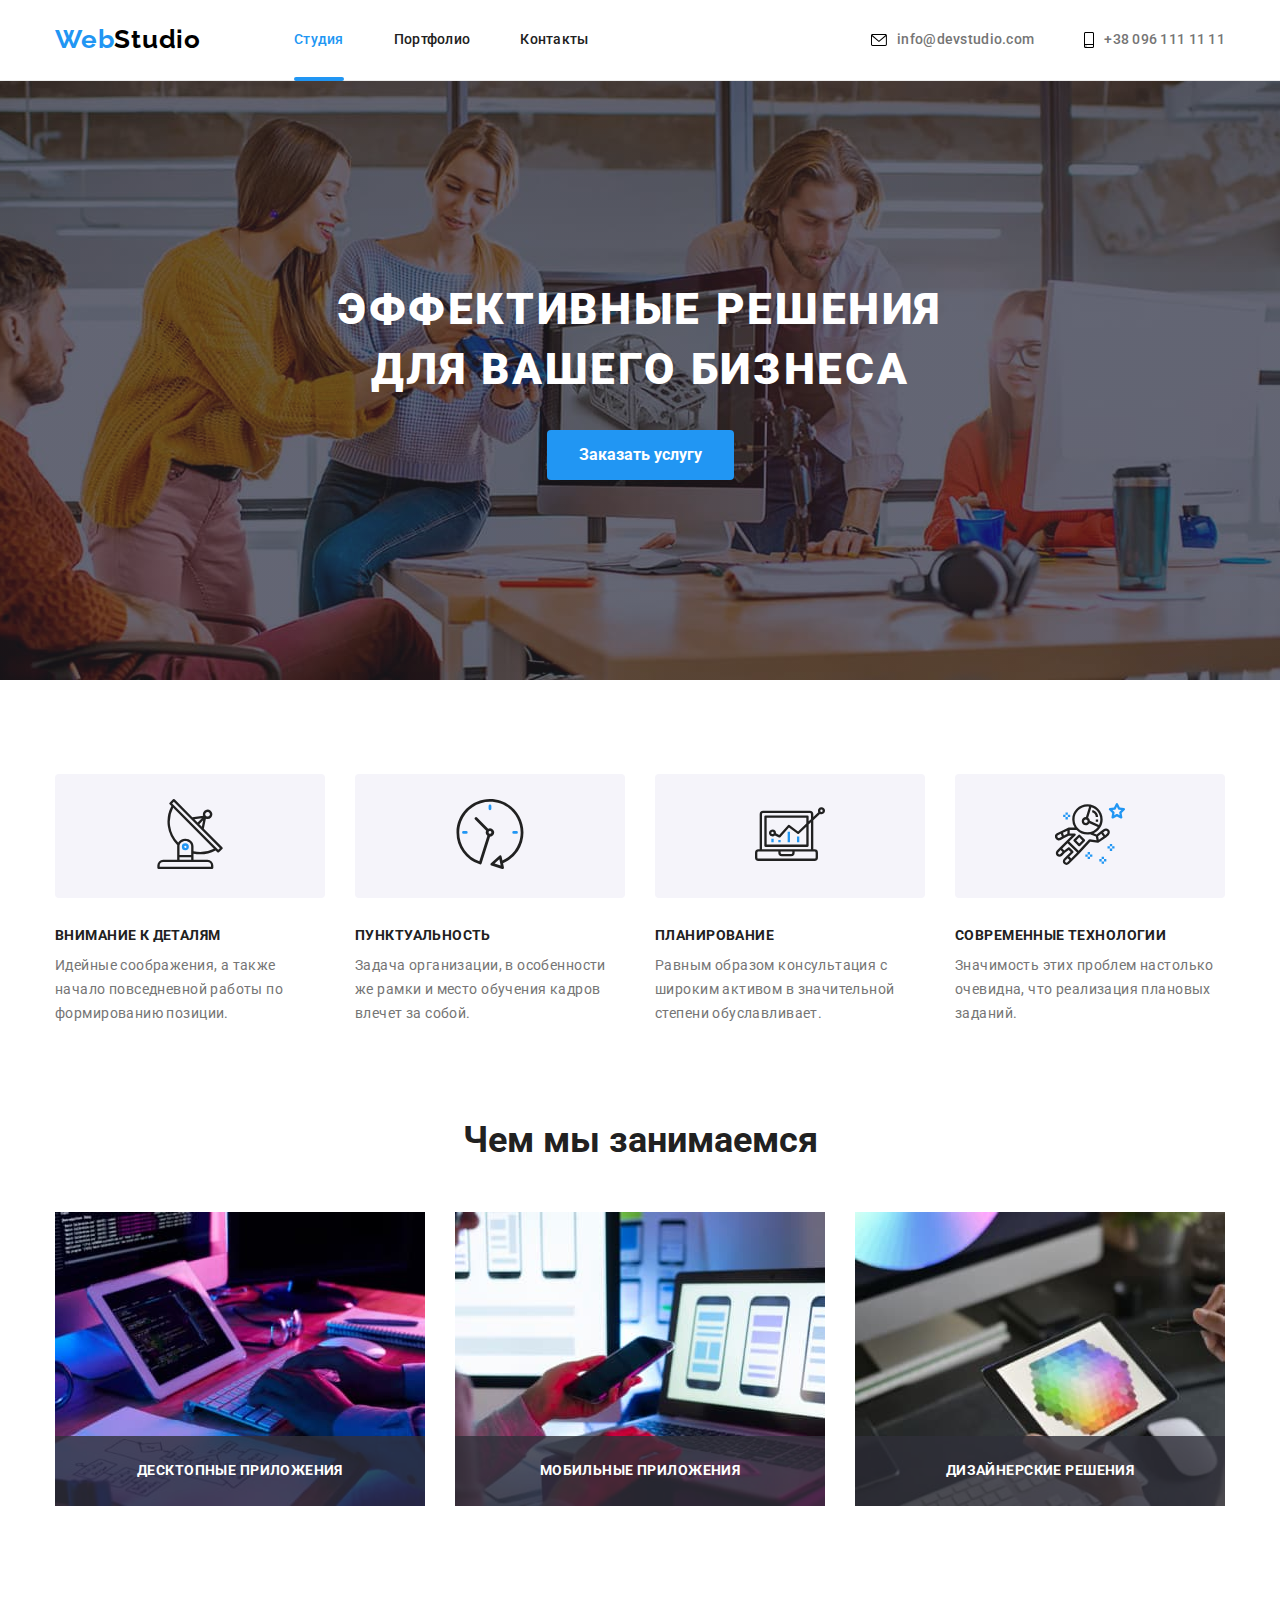
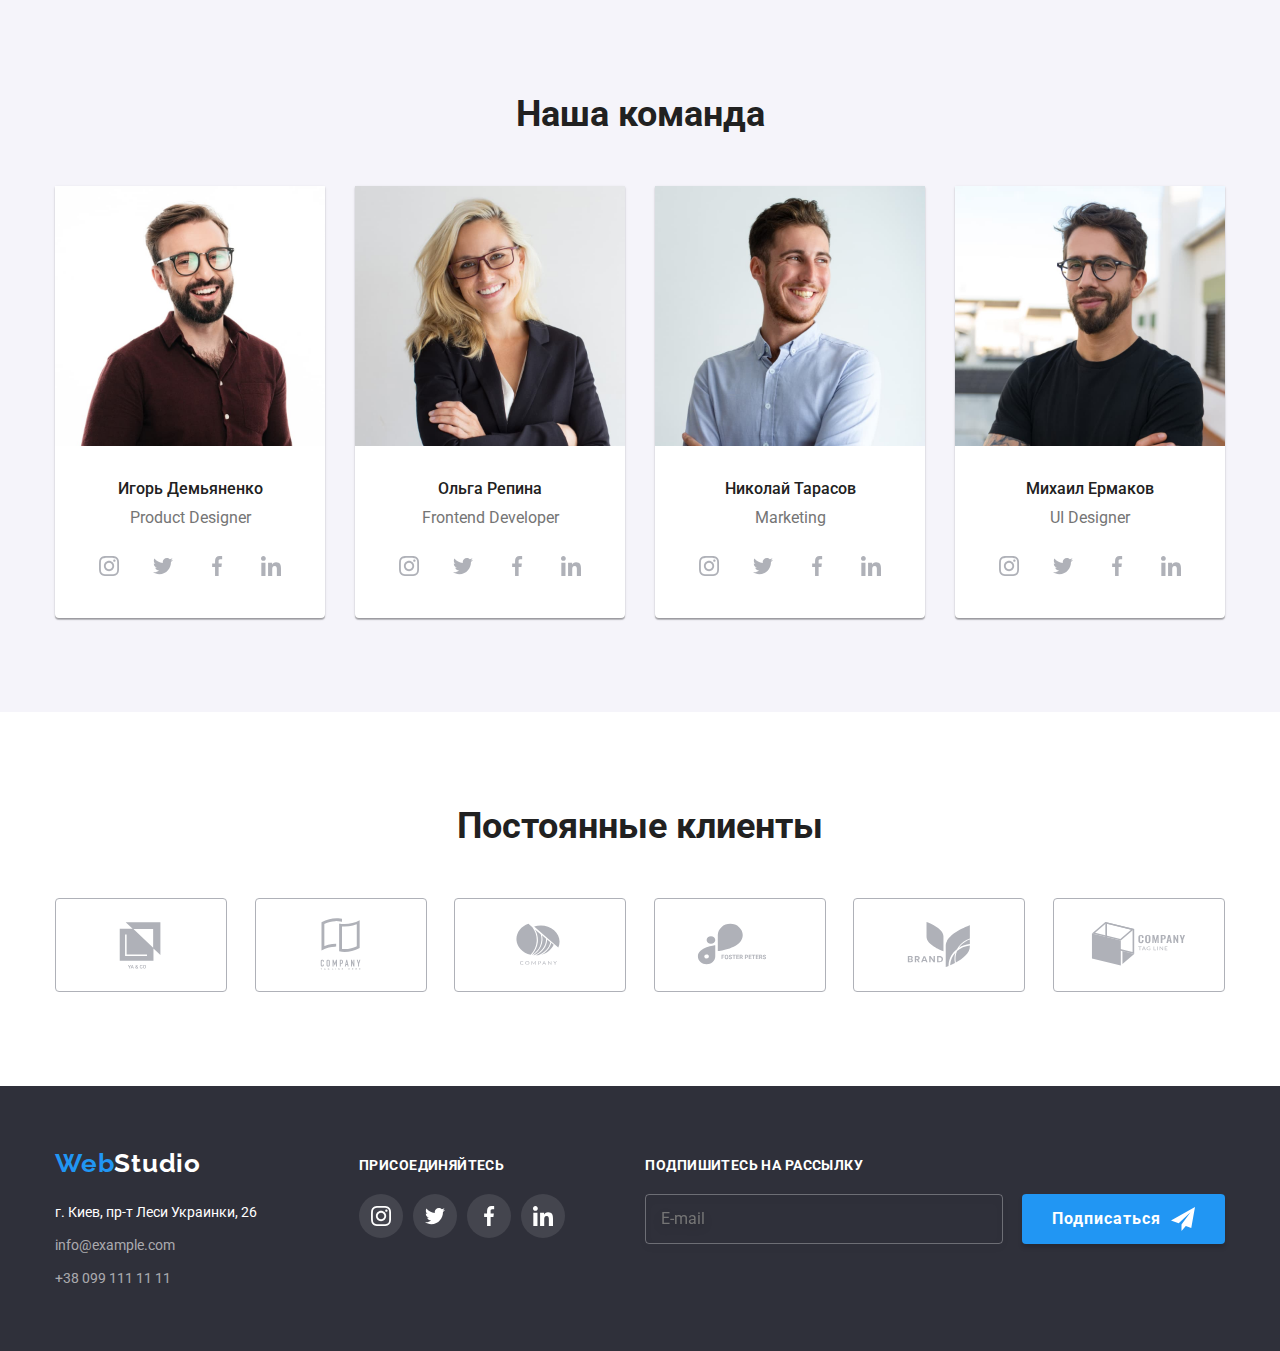
<file: index.html>
<!DOCTYPE html>
<html lang="ru">
  <head>
    <meta charset="UTF-8" />
    <meta http-equiv="X-UA-Compatible" content="IE=edge" />
    <meta name="viewport" content="width=device-width, initial-scale=1.0" />
    <title>Студия</title>
    <link rel="preconnect" href="https://fonts.googleapis.com" />
    <link rel="preconnect" href="https://fonts.gstatic.com" crossorigin />
    <link
      href="https://fonts.googleapis.com/css2?family=Raleway:wght@700&family=Roboto:wght@400;500;700;900&display=swap"
      rel="stylesheet"
    />
    <link
      rel="stylesheet"
      href="https://cdnjs.cloudflare.com/ajax/libs/modern-normalize/1.1.0/modern-normalize.min.css"
    />
    <link rel="stylesheet" href="./css/main.min.css" />
  </head>
  <body>
    <!-- Navigation -->
    <header class="header">
      <div class="container">
        <a class="logo" href="./index.html" lang="en">
          <span class="logo__part">Web</span>Studio
        </a>
        <nav>
          <ul class="navigation list">
            <li class="navigation__item">
              <a
                href="./index.html"
                class="navigation__link navigation__link--current"
                >Студия</a
              >
            </li>
            <li class="navigation__item">
              <a href="./portfolio.html" class="navigation__link">Портфолио</a>
            </li>
            <li class="navigation__item">
              <a href="" class="navigation__link">Контакты</a>
            </li>
          </ul>
        </nav>
        <ul class="contacts list">
          <li class="contacts__item">
            <a href="mailto:info@example.com" class="contacts__link">
              <svg class="contacts__icon" width="16" height="12">
                <use href="./images/icons.svg#icon-envelope"></use>
              </svg>
              info@devstudio.com</a
            >
          </li>
          <li class="contacts__item">
            <a href="tel:+380991111111" class="contacts__link">
              <svg class="contacts__icon" width="10" height="16">
                <use href="./images/icons.svg#icon-smartphone"></use>
              </svg>
              +38 096 111 11 11</a
            >
          </li>
        </ul>
      </div>
    </header>

    <main>
      <!-- Hero -->
      <section class="section section--hero">
        <div class="container hero">
          <h1 class="hero__title">Эффективные решения для вашего бизнеса</h1>
          <button type="button" class="button button--hero" data-modal-open>
            Заказать услугу
          </button>
        </div>
      </section>

      <!-- Benefits -->
      <section class="section section--benefits">
        <div class="benefits container">
          <h2 class="benefits__title h-delete">Преимущества</h2>
          <ul class="list benefits-list">
            <li class="benefits-list__item list">
              <div class="benefits-list__icon">
                <svg width="70" height="70">
                  <use href="./images/icons.svg#icon-antenna"></use>
                </svg>
              </div>
              <h3 class="benefits-list__title">Внимание к деталям</h3>
              <p class="benefits-list__text">
                Идейные соображения, а также начало повседневной работы по
                формированию позиции.
              </p>
            </li>
            <li class="benefits-list__item list">
              <div class="benefits-list__icon">
                <svg width="70" height="70">
                  <use href="./images/icons.svg#icon-clock"></use>
                </svg>
              </div>
              <h3 class="benefits-list__title">Пунктуальность</h3>
              <p class="benefits-list__text">
                Задача организации, в особенности же рамки и место обучения
                кадров влечет за собой.
              </p>
            </li>
            <li class="benefits-list__item list">
              <div class="benefits-list__icon">
                <svg width="70" height="70">
                  <use href="./images/icons.svg#icon-diagram"></use>
                </svg>
              </div>
              <h3 class="benefits-list__title">Планирование</h3>
              <p class="benefits-list__text">
                Равным образом консультация с широким активом в значительной
                степени обуславливает.
              </p>
            </li>
            <li class="benefits-list__item list">
              <div class="benefits-list__icon">
                <svg width="70" height="70">
                  <use href="./images/icons.svg#icon-astronaut"></use>
                </svg>
              </div>
              <h3 class="benefits-list__title">Современные технологии</h3>
              <p class="benefits-list__text">
                Значимость этих проблем настолько очевидна, что реализация
                плановых заданий.
              </p>
            </li>
          </ul>
        </div>
      </section>

      <!-- Чем мы занимаемся -->
      <section class="section">
        <div class="occupation container">
          <h2 class="pre__title">Чем мы занимаемся</h2>
          <ul class="occupation-list list">
            <li class="occupation-list__item">
              <img
                class="occupation-list__img"
                src="./images/box-1.jpg"
                alt="Человек набирает код"
                width="370"
              />
              <p class="occupation-list__text">Десктопные приложения</p>
            </li>
            <li class="occupation-list__item">
              <img
                class="occupation-list__img"
                src="./images/box-2.jpg"
                alt="Прототип на мобильном телефоне"
                width="370"
              />
              <p class="occupation-list__text">Мобильные приложения</p>
            </li>
            <li class="occupation-list__item">
              <img
                class="occupation-list__img"
                src="./images/box-3.jpg"
                alt="Выбор цвета из большого количества вариантов"
                width="370"
              />
              <p class="occupation-list__text">Дизайнерские решения</p>
            </li>
          </ul>
        </div>
      </section>

      <!-- Наша команда -->
      <section class="section-people section">
        <div class="people container">
          <h2 class="pre__title">Наша команда</h2>
          <ul class="list people-list">
            <li class="people-list__item">
              <img
                src="./images/photo-igor.jpg"
                alt="Фотография Игоря Демьяненко"
                width="270"
              />
              <div class="people-wrap">
                <h3 class="people-wrap__title">Игорь Демьяненко</h3>
                <p class="people-wrap__text" lang="en">Product Designer</p>
                <ul class="social-list list">
                  <li class="social-list__item">
                    <a
                      class="social-list__link"
                      href="https://www.instagram.com/"
                    >
                      <svg class="social-list__icon" width="20" height="20">
                        <use href="./images/icons.svg#icon-instagram"></use>
                      </svg>
                    </a>
                  </li>
                  <li class="social-list__item">
                    <a class="social-list__link" href="https://twitter.com/">
                      <svg class="social-list__icon" width="20" height="20">
                        <use href="./images/icons.svg#icon-twitter"></use>
                      </svg>
                    </a>
                  </li>
                  <li class="social-list__item">
                    <a
                      class="social-list__link"
                      href="https://www.facebook.com/"
                    >
                      <svg class="social-list__icon" width="20" height="20">
                        <use href="./images/icons.svg#icon-facebook"></use>
                      </svg>
                    </a>
                  </li>
                  <li class="social-list__item">
                    <a
                      class="social-list__link"
                      href="https://www.linkedin.com/"
                    >
                      <svg class="social-list__icon" width="20" height="20">
                        <use href="./images/icons.svg#icon-linkedin"></use>
                      </svg>
                    </a>
                  </li>
                </ul>
              </div>
            </li>
            <li class="people-list__item">
              <img
                src="./images/photo-olga.jpg"
                alt="Фотография Ольги Репиной"
                width="270"
              />
              <div class="people-wrap">
                <h3 class="people-wrap__title">Ольга Репина</h3>
                <p class="people-wrap__text" lang="en">Frontend Developer</p>
                <ul class="social-list list">
                  <li class="social-list__item">
                    <a
                      class="social-list__link"
                      href="https://www.instagram.com/"
                    >
                      <svg class="social-list__icon" width="20" height="20">
                        <use href="./images/icons.svg#icon-instagram"></use>
                      </svg>
                    </a>
                  </li>
                  <li class="social-list__item">
                    <a class="social-list__link" href="https://twitter.com/">
                      <svg class="social-list__icon" width="20" height="20">
                        <use href="./images/icons.svg#icon-twitter"></use>
                      </svg>
                    </a>
                  </li>
                  <li class="social-list__item">
                    <a
                      class="social-list__link"
                      href="https://www.facebook.com/"
                    >
                      <svg class="social-list__icon" width="20" height="20">
                        <use href="./images/icons.svg#icon-facebook"></use>
                      </svg>
                    </a>
                  </li>
                  <li class="social-list__item">
                    <a
                      class="social-list__link"
                      href="https://www.linkedin.com/"
                    >
                      <svg class="social-list__icon" width="20" height="20">
                        <use href="./images/icons.svg#icon-linkedin"></use>
                      </svg>
                    </a>
                  </li>
                </ul>
              </div>
            </li>
            <li class="people-list__item">
              <img
                src="./images/photo-nikolay.jpg"
                alt="Фотография Николай Тарасова"
                width="270"
              />
              <div class="people-wrap">
                <h3 class="people-wrap__title">Николай Тарасов</h3>
                <p class="people-wrap__text" lang="en">Marketing</p>
                <ul class="social-list list">
                  <li class="social-list__item">
                    <a
                      class="social-list__link"
                      href="https://www.instagram.com/"
                    >
                      <svg class="social-list__icon" width="20" height="20">
                        <use href="./images/icons.svg#icon-instagram"></use>
                      </svg>
                    </a>
                  </li>
                  <li class="social-list__item">
                    <a class="social-list__link" href="https://twitter.com/">
                      <svg class="social-list__icon" width="20" height="20">
                        <use href="./images/icons.svg#icon-twitter"></use>
                      </svg>
                    </a>
                  </li>
                  <li class="social-list__item">
                    <a
                      class="social-list__link"
                      href="https://www.facebook.com/"
                    >
                      <svg class="social-list__icon" width="20" height="20">
                        <use href="./images/icons.svg#icon-facebook"></use>
                      </svg>
                    </a>
                  </li>
                  <li class="social-list__item">
                    <a
                      class="social-list__link"
                      href="https://www.linkedin.com/"
                    >
                      <svg class="social-list__icon" width="20" height="20">
                        <use href="./images/icons.svg#icon-linkedin"></use>
                      </svg>
                    </a>
                  </li>
                </ul>
              </div>
            </li>
            <li class="people-list__item">
              <img
                src="./images/photo-mihail.jpg"
                alt="Фотография Михаила Ермакова"
                width="270"
              />
              <div class="people-wrap">
                <h3 class="people-wrap__title">Михаил Ермаков</h3>
                <p class="people-wrap__text" lang="en">UI Designer</p>
                <ul class="social-list list">
                  <li class="social-list__item">
                    <a
                      class="social-list__link"
                      href="https://www.instagram.com/"
                    >
                      <svg class="social-list__icon" width="20" height="20">
                        <use href="./images/icons.svg#icon-instagram"></use>
                      </svg>
                    </a>
                  </li>
                  <li class="social-list__item">
                    <a class="social-list__link" href="https://twitter.com/">
                      <svg class="social-list__icon" width="20" height="20">
                        <use href="./images/icons.svg#icon-twitter"></use>
                      </svg>
                    </a>
                  </li>
                  <li class="social-list__item">
                    <a
                      class="social-list__link"
                      href="https://www.facebook.com/"
                    >
                      <svg class="social-list__icon" width="20" height="20">
                        <use href="./images/icons.svg#icon-facebook"></use>
                      </svg>
                    </a>
                  </li>
                  <li class="social-list__item">
                    <a
                      class="social-list__link"
                      href="https://www.linkedin.com/"
                    >
                      <svg class="social-list__icon" width="20" height="20">
                        <use href="./images/icons.svg#icon-linkedin"></use>
                      </svg>
                    </a>
                  </li>
                </ul>
              </div>
            </li>
          </ul>
        </div>
      </section>

      <!-- Постоянные клиенты  -->
      <section class="section">
        <div class="company container">
          <h2 class="pre__title">Постоянные клиенты</h2>
          <ul class="company-list list">
            <li class="company-list__item">
              <a href="" class="company-list__link">
                <svg class="company-list__icon" width="106" height="60">
                  <use href="./images/icons.svg#icon-logo-company-1"></use>
                </svg>
              </a>
            </li>
            <li class="company-list__item">
              <a href="" class="company-list__link">
                <svg class="company-list__icon" width="106" height="60">
                  <use href="./images/icons.svg#icon-logo-company-2"></use>
                </svg>
              </a>
            </li>
            <li class="company-list__item">
              <a href="" class="company-list__link">
                <svg class="company-list__icon" width="106" height="60">
                  <use href="./images/icons.svg#icon-logo-company-3"></use>
                </svg>
              </a>
            </li>
            <li class="company-list__item">
              <a href="" class="company-list__link">
                <svg class="company-list__icon" width="106" height="60">
                  <use href="./images/icons.svg#icon-logo-company-4"></use>
                </svg>
              </a>
            </li>
            <li class="company-list__item">
              <a href="" class="company-list__link">
                <svg class="company-list__icon" width="106" height="60">
                  <use href="./images/icons.svg#icon-logo-company-5"></use>
                </svg>
              </a>
            </li>
            <li class="company-list__item">
              <a href="" class="company-list__link">
                <svg class="company-list__icon" width="106" height="60">
                  <use href="./images/icons.svg#icon-logo-company-6"></use>
                </svg>
              </a>
            </li>
          </ul>
        </div>
      </section>
    </main>

    <!-- Подвал  -->
    <footer class="footer">
      <div class="flex-footer container">
        <div>
          <a class="logo footer__logo" href="./index.html" lang="en">
            <span class="logo__part">Web</span>Studio</a
          >
          <address>
            <ul class="list">
              <li>
                <a class="address" href="https://goo.gl/maps/RJu5ky6C8ofXvxGWA"
                  >г. Киев, пр-т Леси Украинки, 26</a
                >
              </li>
              <li>
                <a class="mail" href="mailto:info@example.com"
                  >info@example.com</a
                >
              </li>
              <li>
                <a class="tel" href="tel:+380991111111">+38 099 111 11 11</a>
              </li>
            </ul>
          </address>
        </div>
        <div class="footer-social">
          <h2 class="footer-social__title">присоединяйтесь</h2>
          <ul class="subscription-social list">
            <li class="subscription-social__item">
              <a
                class="subscription-social__icon"
                href="https://www.instagram.com/"
              >
                <svg width="20" height="20">
                  <use href="./images/icons.svg#icon-instagram"></use>
                </svg>
              </a>
            </li>
            <li class="subscription-social__item">
              <a class="subscription-social__icon" href="https://twitter.com/">
                <svg width="20" height="20">
                  <use href="./images/icons.svg#icon-twitter"></use>
                </svg>
              </a>
            </li>
            <li class="subscription-social__item">
              <a
                class="subscription-social__icon"
                href="https://www.facebook.com/"
              >
                <svg width="20" height="20">
                  <use href="./images/icons.svg#icon-facebook"></use>
                </svg>
              </a>
            </li>
            <li class="subscription-social__item">
              <a
                class="subscription-social__icon"
                href="https://www.linkedin.com/"
              >
                <svg width="20" height="20">
                  <use href="./images/icons.svg#icon-linkedin"></use>
                </svg>
              </a>
            </li>
          </ul>
        </div>
        <div class="subscription-email">
          <p class="subscription-email__title">Подпишитесь на рассылку</p>
          <form>
            <label for="mail"> </label>
            <input
              class="subscription-email__input"
              type="email"
              name="mail"
              id="mail"
              placeholder="E-mail"
            />
            <button class="subscription-email__btn" type="submit">
              Подписаться
              <svg class="subscription-email__icon" width="24" height="24">
                <use href="./images/icons.svg#icon-send"></use>
              </svg>
            </button>
          </form>
        </div>
      </div>
    </footer>

    <!-- backdrop - модальное окно  -->
    <div class="backdrop is-hidden" data-modal>
      <div class="modal">
        <div class="modal__container">
          <h2 class="modal__title">Оставьте свои данные, мы вам перезвоним</h2>

          <form class="form-list">
            <div class="form-list__item">
              <label class="form-list__label" for="name">Имя</label>
              <div class="form-list__wrap">
                <input
                  class="form-list__input"
                  type="text"
                  name="name"
                  id="name"
                />
                <svg width="18" height="18" class="form-list__icon">
                  <use href="./images/icons.svg#icon-person"></use>
                </svg>
              </div>
            </div>
            <div class="form-list__item">
              <label class="form-list__label" for="tel">Телефон</label>
              <div class="form-list__wrap">
                <input
                  class="form-list__input"
                  type="tel"
                  name="tel"
                  id="tel"
                />
                <svg width="18" height="18" class="form-list__icon">
                  <use href="./images/icons.svg#icon-phone"></use>
                </svg>
              </div>
            </div>
            <div class="form-list__item">
              <label class="form-list__label" for="mail-2">Почта</label>
              <div class="form-list__wrap">
                <input
                  class="form-list__input"
                  type="email"
                  name="mail-2"
                  id="mail-2"
                />
                <svg width="18" height="18" class="form-list__icon">
                  <use href="./images/icons.svg#icon-email"></use>
                </svg>
              </div>
            </div>
            <div class="form-list__item last-form">
              <label class="form-list__label" for="comment">Комментарий</label>
              <textarea
                class="form-list__textarea"
                name="comment"
                id="comment"
                rows="8"
                placeholder="Введите текст"
              ></textarea>
            </div>
            <div class="policy">
              <input
                class="policy__checkbox h-delete"
                type="checkbox"
                name="policy"
                id="policy"
              />
              <label class="policy__text" for="policy">
                <span>
                  <svg
                    class="check-icon"
                    width="13"
                    height="10"
                    class="icon-input"
                  >
                    <use href="./images/icons.svg#icon-check"></use>
                  </svg>
                </span>
                Соглашаюсь с рассылкой и принимаю
                <a
                  class="agreements"
                  href="https://ru.wikipedia.org/wiki/%D0%94%D0%BE%D0%B3%D0%BE%D0%B2%D0%BE%D1%80"
                  >Условия договора</a
                >
              </label>
            </div>
            <button class="btn-send" type="submit">Отправить</button>
          </form>
          <button class="modal-button" type="button" data-modal-close>
            <svg width="18" height="18">
              <use href="./images/icons.svg#icon-close"></use>
            </svg>
          </button>
        </div>
      </div>
    </div>
    <script src="./js/modal.js"></script>
  </body>
</html>
</file>
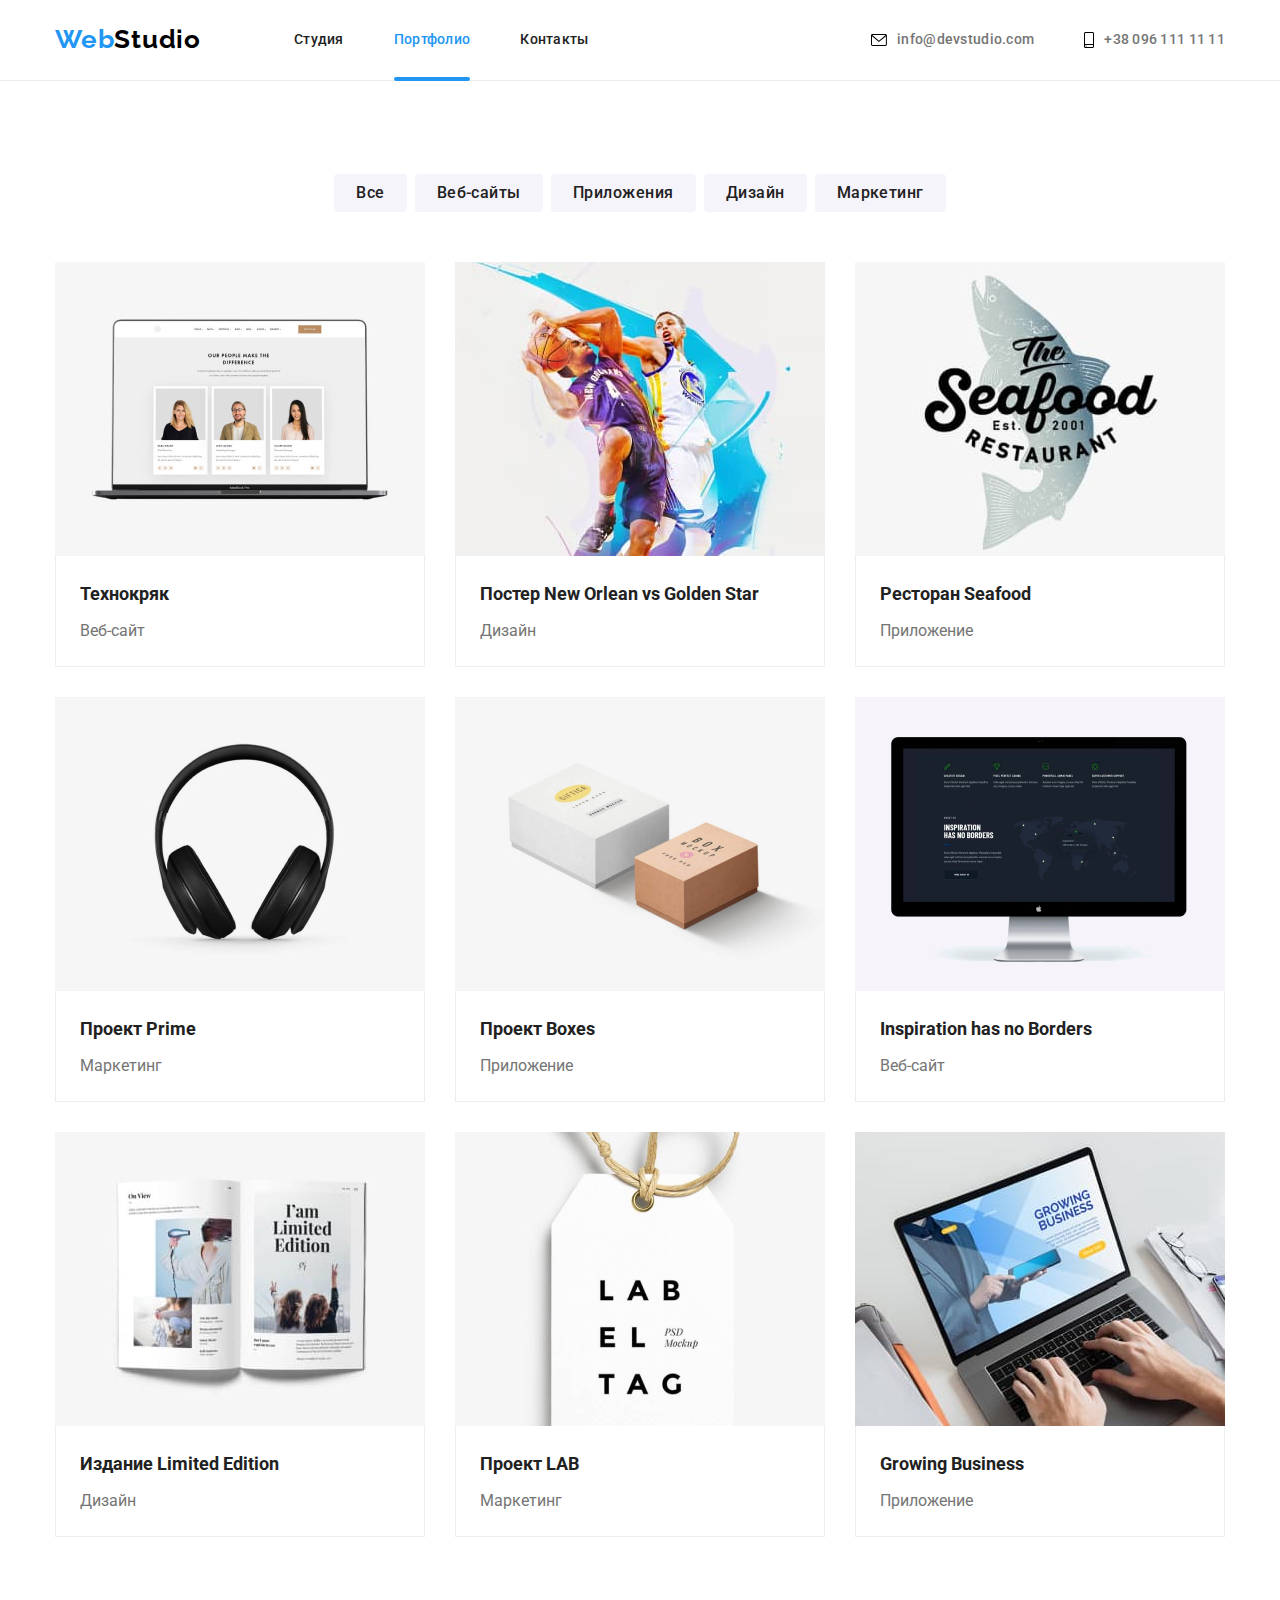
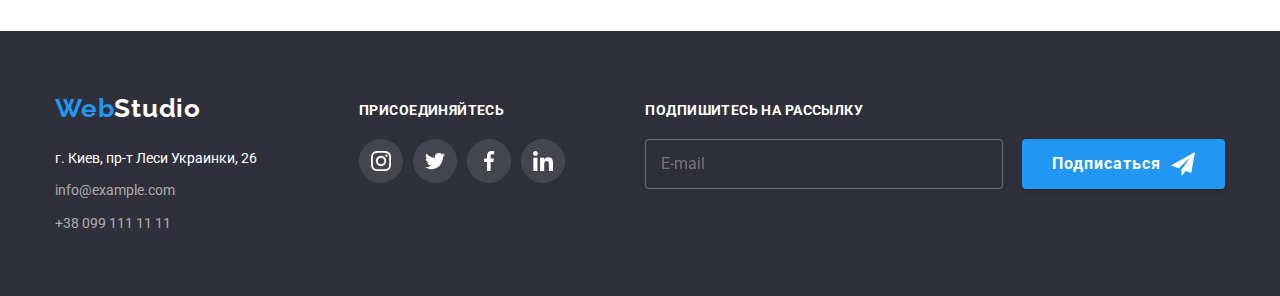
<file: portfolio.html>
<!DOCTYPE html>
<html lang="en">
  <head>
    <meta charset="UTF-8" />
    <meta http-equiv="X-UA-Compatible" content="IE=edge" />
    <meta name="viewport" content="width=device-width, initial-scale=1.0" />
    <title>Portfolio</title>
    <link rel="preconnect" href="https://fonts.googleapis.com" />
    <link rel="preconnect" href="https://fonts.gstatic.com" crossorigin />
    <link
      href="https://fonts.googleapis.com/css2?family=Raleway:wght@700&family=Roboto:wght@400;500;700;900&display=swap"
      rel="stylesheet"
    />
    <link
      rel="stylesheet"
      href="https://cdnjs.cloudflare.com/ajax/libs/modern-normalize/1.1.0/modern-normalize.min.css"
    />
    <link rel="stylesheet" href="./css/main.min.css" />
  </head>
  <body>
    <!-- Navigation -->
    <header class="header">
      <div class="container">
        <a class="logo" href="./index.html" lang="en">
          <span class="logo__part">Web</span>Studio
        </a>
        <nav>
          <ul class="navigation list">
            <li class="navigation__item">
              <a href="./index.html" class="navigation__link">Студия</a>
            </li>
            <li class="navigation__item">
              <a
                href="./portfolio.html"
                class="navigation__link navigation__link--current"
                >Портфолио</a
              >
            </li>
            <li class="navigation__item">
              <a href="" class="navigation__link">Контакты</a>
            </li>
          </ul>
        </nav>
        <ul class="contacts list">
          <li class="contacts__item">
            <a href="mailto:info@example.com" class="contacts__link">
              <svg class="contacts__icon" width="16" height="12">
                <use href="./images/icons.svg#icon-envelope"></use>
              </svg>
              info@devstudio.com</a
            >
          </li>
          <li class="contacts__item">
            <a href="tel:+380991111111" class="contacts__link">
              <svg class="contacts__icon" width="10" height="16">
                <use href="./images/icons.svg#icon-smartphone"></use>
              </svg>
              +38 096 111 11 11</a
            >
          </li>
        </ul>
      </div>
    </header>
    <main>
      <section class="section">
        <div class="container">
          <h1 class="h-delete">Portfolio</h1>
          <div>
            <ul class="categories-list list">
              <li class="categories-list__item">
                <button class="button categories-list__button" type="button">
                  Все
                </button>
              </li>
              <li class="categories-list__item">
                <button class="button categories-list__button" type="button">
                  Веб-сайты
                </button>
              </li>
              <li class="categories-list__item">
                <button class="button categories-list__button" type="button">
                  Приложения
                </button>
              </li>
              <li class="categories-list__item">
                <button class="button categories-list__button" type="button">
                  Дизайн
                </button>
              </li>
              <li class="categories-list__item">
                <button class="button categories-list__button" type="button">
                  Маркетинг
                </button>
              </li>
            </ul>
          </div>

          <!-- Portfolio -->

          <ul class="project portfolio-list list">
            <li class="project__item">
              <div class="project__wrap">
                <img
                  class="project__img"
                  src="./images/portfolio-tehnokrak.jpg"
                  alt="Страница веб-сайта на ноутбуке"
                  width="370"
                />
                <p class="project__top-text">
                  Технокряк это современная площадка распространения
                  коронавируса. Компании используют эту платформу для цифрового
                  шпионажа и атак на защищённые сервера конкурентов.
                </p>
              </div>
              <div class="project-name">
                <h2 class="project-name__title">Технокряк</h2>
                <p class="project-name__text">Веб-сайт</p>
              </div>
            </li>
            <li class="project__item">
              <div class="project__wrap">
                <img
                  class="project__img"
                  src="./images/portfolio-new-orlean-vs-golden-star.jpg"
                  alt="Два баскетболиста в прыжке борятся за мяч"
                  width="370"
                />
                <p class="project__top-text">
                  Технокряк это современная площадка распространения
                  коронавируса. Компании используют эту платформу для цифрового
                  шпионажа и атак на защищённые сервера конкурентов.
                </p>
              </div>

              <div class="project-name">
                <h2 class="project-name__title">
                  Постер New Orlean vs Golden Star
                </h2>
                <p class="project-name__text">Дизайн</p>
              </div>
            </li>
            <li class="project__item">
              <div class="project__wrap">
                <img
                  class="project__img"
                  src="./images/portfolio-seafood.jpg"
                  alt="Логотип ресторана Seafood, рыба на фоне"
                  width="370"
                />
                <p class="project__top-text">
                  Технокряк это современная площадка распространения
                  коронавируса. Компании используют эту платформу для цифрового
                  шпионажа и атак на защищённые сервера конкурентов.
                </p>
              </div>

              <div class="project-name">
                <h2 class="project-name__title">Ресторан Seafood</h2>
                <p class="project-name__text">Приложение</p>
              </div>
            </li>
            <li class="project__item">
              <div class="project__wrap">
                <img
                  class="project__img"
                  src="./images/portfolio-prime.jpg"
                  alt="Наушники"
                  width="370"
                />
                <p class="project__top-text">
                  Технокряк это современная площадка распространения
                  коронавируса. Компании используют эту платформу для цифрового
                  шпионажа и атак на защищённые сервера конкурентов.
                </p>
              </div>

              <div class="project-name">
                <h2 class="project-name__title">Проект Prime</h2>
                <p class="project-name__text">Маркетинг</p>
              </div>
            </li>
            <li class="project__item">
              <div class="project__wrap">
                <img
                  class="project__img"
                  src="./images/portfolio-boxes.jpg"
                  alt="Две упаковки, одна белая, вторая крафтовая"
                  width="370"
                />
                <p class="project__top-text">
                  Технокряк это современная площадка распространения
                  коронавируса. Компании используют эту платформу для цифрового
                  шпионажа и атак на защищённые сервера конкурентов.
                </p>
              </div>

              <div class="project-name">
                <h2 class="project-name__title">Проект Boxes</h2>
                <p class="project-name__text">Приложение</p>
              </div>
            </li>
            <li class="project__item">
              <div class="project__wrap">
                <img
                  class="project__img"
                  src="./images/portfolio-inspiration-has-no-borders.jpg"
                  alt="Страница веб-сайта на мониторе"
                  width="370"
                />
                <p class="project__top-text">
                  Технокряк это современная площадка распространения
                  коронавируса. Компании используют эту платформу для цифрового
                  шпионажа и атак на защищённые сервера конкурентов.
                </p>
              </div>

              <div class="project-name">
                <h2 class="project-name__title">Inspiration has no Borders</h2>
                <p class="project-name__text">Веб-сайт</p>
              </div>
            </li>
            <li class="project__item">
              <div class="project__wrap">
                <img
                  class="project__img"
                  src="./images/portfolio-limited-edition.jpg"
                  alt="Открытый каталог"
                  width="370"
                />
                <p class="project__top-text">
                  Технокряк это современная площадка распространения
                  коронавируса. Компании используют эту платформу для цифрового
                  шпионажа и атак на защищённые сервера конкурентов.
                </p>
              </div>

              <div class="project-name">
                <h2 class="project-name__title">Издание Limited Edition</h2>
                <p class="project-name__text">Дизайн</p>
              </div>
            </li>
            <li class="project__item">
              <div class="project__wrap">
                <img
                  class="project__img"
                  src="./images/portfolio-lab.jpg"
                  alt="Бирка бренда одежды"
                  width="370"
                />
                <p class="project__top-text">
                  Технокряк это современная площадка распространения
                  коронавируса. Компании используют эту платформу для цифрового
                  шпионажа и атак на защищённые сервера конкурентов.
                </p>
              </div>

              <div class="project-name">
                <h2 class="project-name__title">Проект LAB</h2>
                <p class="project-name__text">Маркетинг</p>
              </div>
            </li>
            <li class="project__item">
              <div class="project__wrap">
                <img
                  class="project__img"
                  src="./images/portfolio-growing-business.jpg"
                  alt="Страница веб-сайта на ноутбуке"
                  width="370"
                />
                <p class="project__top-text">
                  Технокряк это современная площадка распространения
                  коронавируса. Компании используют эту платформу для цифрового
                  шпионажа и атак на защищённые сервера конкурентов.
                </p>
              </div>

              <div class="project-name">
                <h2 class="project-name__title">Growing Business</h2>
                <p class="project-name__text">Приложение</p>
              </div>
            </li>
          </ul>
        </div>
      </section>
    </main>
    <footer class="footer">
      <div class="flex-footer container">
        <div>
          <a class="logo footer__logo" href="./index.html" lang="en">
            <span class="logo__part">Web</span>Studio</a
          >
          <address>
            <ul class="list">
              <li>
                <a class="address" href="https://goo.gl/maps/RJu5ky6C8ofXvxGWA"
                  >г. Киев, пр-т Леси Украинки, 26</a
                >
              </li>
              <li>
                <a class="mail" href="mailto:info@example.com"
                  >info@example.com</a
                >
              </li>
              <li>
                <a class="tel" href="tel:+380991111111">+38 099 111 11 11</a>
              </li>
            </ul>
          </address>
        </div>
        <div class="footer-social">
          <h2 class="footer-social__title">присоединяйтесь</h2>
          <ul class="subscription-social list">
            <li class="subscription-social__item">
              <a
                class="subscription-social__icon"
                href="https://www.instagram.com/"
              >
                <svg width="20" height="20">
                  <use href="./images/icons.svg#icon-instagram"></use>
                </svg>
              </a>
            </li>
            <li class="subscription-social__item">
              <a class="subscription-social__icon" href="https://twitter.com/">
                <svg width="20" height="20">
                  <use href="./images/icons.svg#icon-twitter"></use>
                </svg>
              </a>
            </li>
            <li class="subscription-social__item">
              <a
                class="subscription-social__icon"
                href="https://www.facebook.com/"
              >
                <svg width="20" height="20">
                  <use href="./images/icons.svg#icon-facebook"></use>
                </svg>
              </a>
            </li>
            <li class="subscription-social__item">
              <a
                class="subscription-social__icon"
                href="https://www.linkedin.com/"
              >
                <svg width="20" height="20">
                  <use href="./images/icons.svg#icon-linkedin"></use>
                </svg>
              </a>
            </li>
          </ul>
        </div>
        <div class="subscription-email">
          <p class="subscription-email__title">Подпишитесь на рассылку</p>
          <form>
            <label for="mail"> </label>
            <input
              class="subscription-email__input"
              type="email"
              name="mail"
              id="mail"
              placeholder="E-mail"
            />
            <button class="subscription-email__btn" type="submit">
              Подписаться
              <svg class="subscription-email__icon" width="24" height="24">
                <use href="./images/icons.svg#icon-send"></use>
              </svg>
            </button>
          </form>
        </div>
      </div>
    </footer>
  </body>
</html>
</file>
<file: css/main.min.css>
:root{--accent-color: #2196f3;--primary-text-color: #757575;--title-text-color: #212121;--primary-white-color: #ffffff;--secondary-color: #f5f4fa;--footer-bg-color: #2f303a}a{text-decoration:none}h1,h2,h3,p,ul{padding:0;margin:0}button{cursor:pointer}body{font-family:Roboto, sans-serif;color:var(--title-text-color);padding-top:80px}.list{margin:0;padding:0;list-style:none}.h-delete{position:absolute;white-space:nowrap;width:1px;height:1px;overflow:hidden;border:0;padding:0;clip:rect(0 0 0 0);clip-path:inset(50%);margin:-1px}.container{padding-left:15px;padding-right:15px;width:1200px;margin:0 auto}.button{color:var(--title-text-color);font-family:inherit;font-size:16px;padding:10px 32px;display:inline-block;border:none;border-radius:4px;cursor:pointer;margin:0}.button.button--hero{color:var(--primary-white-color);background-color:var(--accent-color);font-weight:700;line-height:1.87;margin-top:30px}.section{padding-top:94px;padding-bottom:94px}.pre__title{font-size:36px;font-weight:700;line-height:1.16;text-align:center}.header{position:fixed;width:100%;top:0;left:0;z-index:1;background-color:var(--primary-white-color);border-bottom:1px solid #ececec}.header>.container{display:flex;align-items:center}.navigation{display:flex}.navigation .navigation__item{position:relative}.navigation .navigation__item:not(:last-child){margin-right:50px}.navigation__link{display:block;align-items:center;padding-top:32px;padding-bottom:32px;color:var(--title-text-color);font-weight:500;font-size:14px;line-height:1.14;letter-spacing:0.02em;transition:color 250ms cubic-bezier(0.4, 0, 0.2, 1)}.navigation__link:hover,.navigation__link:focus{font-weight:500;font-size:14px;line-height:1.14;letter-spacing:0.02em;color:var(--accent-color)}.contacts__link{font-weight:500;font-size:14px;line-height:1.14;letter-spacing:0.02em;color:var(--primary-text-color);display:flex;align-items:center;transition:color 250ms cubic-bezier(0.4, 0, 0.2, 1),fill 250ms cubic-bezier(0.4, 0, 0.2, 1)}.contacts__link:hover,.contacts__link:focus{color:var(--accent-color);fill:var(--accent-color)}.navigation__link--current{color:var(--accent-color)}.navigation__link--current::after{content:'';width:100%;height:4px;border-radius:2px;background:var(--accent-color);display:block;position:absolute;bottom:-1px}.contacts{display:flex;margin-left:auto}.contacts__icon{margin-right:10px}.contacts .contacts__item+.contacts__item{margin-left:50px}.section--hero{max-width:1600px;height:600px;margin-left:auto;margin-right:auto;background-image:linear-gradient(to right, rgba(47,48,58,0.4), rgba(47,48,58,0.4)),url(../images/hero.jpg);background-color:var(--footer-bg-color);background-size:cover;background-repeat:no-repeat;background-position:center;text-align:center;padding-top:200px;padding-bottom:200px}.hero__title{margin:0 auto;width:650px;font-weight:900;font-size:44px;text-transform:uppercase;letter-spacing:0.06em;line-height:1.36;color:var(--primary-white-color)}.section--benefits{padding-bottom:0}.benefits-list{display:flex;justify-content:space-between}.benefits-list__icon{background:var(--secondary-color);border-radius:4px;padding:25px 100px}.benefits-list__title{font-weight:700;font-size:14px;line-height:1.14;letter-spacing:0.03em;text-transform:uppercase;color:var(--title-text-color);margin-top:30px}.benefits-list__text{font-size:14px;line-height:1.71;letter-spacing:0.03em;color:var(--primary-text-color);margin-top:10px;width:270px}.occupation-list{display:flex;margin-top:50px}.occupation-list .occupation-list__item{position:relative}.occupation-list .occupation-list__item+.occupation-list__item{margin-left:30px}.occupation-list__img{display:block}.occupation-list__text{position:absolute;z-index:0;bottom:0;left:0;width:100%;padding:27px 0;text-transform:uppercase;text-align:center;font-weight:700;font-size:14px;line-height:1.14;letter-spacing:0.03em;color:#fff;background:rgba(47,48,58,0.8)}.section-people{background-color:var(--secondary-color)}.people-list{display:flex;margin-top:50px}.people-list__item{width:270px;background-color:#ffffff;box-shadow:0px 1px 3px rgba(0,0,0,0.12),0px 1px 1px rgba(0,0,0,0.14),0px 2px 1px rgba(0,0,0,0.2);border-radius:0px 0px 4px 4px}.people-wrap{padding-top:30px;padding-bottom:30px}.people-wrap__title{font-size:16px;font-weight:500;line-height:1.18;text-align:center}.people-wrap__text{font-size:16px;line-height:1.18;color:var(--primary-text-color);margin-top:10px;text-align:center}.people-list .people-list__item+.people-list__item{margin-left:30px}.social-list{margin-top:16px;display:flex;justify-content:center;align-items:center}.social-list__item:not(:last-child){margin-right:10px}.social-list__link{display:flex;justify-content:center;align-items:center;width:44px;height:44px;border-radius:50%;background:#fff;fill:#afb1b8;transition:fill 250ms cubic-bezier(0.4, 0, 0.2, 1),background 250ms cubic-bezier(0.4, 0, 0.2, 1)}.social-list__link:hover,.social-list__link:focus{background:var(--accent-color);fill:#fff}.company-list{display:flex;justify-content:space-between;margin-top:50px}.company-list__item{border:1px solid #afb1b8;border-radius:4px;transition:border 250ms cubic-bezier(0.4, 0, 0.2, 1)}.company-list__item:hover,.company-list__item:focus{border-color:var(--accent-color)}.company-list__link{display:flex;padding:16px 32px;fill:#afb1b8;transition:fill 250ms cubic-bezier(0.4, 0, 0.2, 1)}.company-list__link:hover,.company-list__link:focus{fill:var(--accent-color)}.footer{background-color:var(--footer-bg-color);padding-top:60px;padding-bottom:60px}.address{color:var(--primary-white-color);font-family:Roboto;font-style:normal;font-weight:400;font-size:14px;line-height:1.71;margin-top:20px;display:block;transition:color 250ms cubic-bezier(0.4, 0, 0.2, 1)}.address:hover,.address:focus{color:var(--accent-color)}.mail,.tel{color:rgba(255,255,255,0.6);font-family:Roboto;font-style:normal;font-weight:400;font-size:14px;line-height:1.71;margin-top:9px;display:block;transition:color 250ms cubic-bezier(0.4, 0, 0.2, 1)}.mail:hover,.mail:focus,.tel:hover,.tel:focus{color:var(--accent-color)}.flex-footer{display:flex}.footer-social__title,.subscription-email__title{font-weight:700;font-size:14px;line-height:1.14;letter-spacing:0.03em;text-transform:uppercase;color:var(--primary-white-color);margin-bottom:20px}.footer-social{margin-left:65px;padding-top:12px}.subscription-social{display:flex}.subscription-social__item:not(:last-child){margin-right:10px}.subscription-social__icon{display:flex;padding:12px;border-radius:50%;background:rgba(255,255,255,0.1);fill:var(--primary-white-color);transition:background 250ms cubic-bezier(0.4, 0, 0.2, 1)}.subscription-social__icon:hover,.subscription-social__icon:focus{background:var(--accent-color)}.subscription-email{margin-left:auto;padding-top:12px}.subscription-email__input{width:358px;padding:15px;border:1px solid rgba(255,255,255,0.3);filter:drop-shadow(0px 4px 4px rgba(0,0,0,0.15));border-radius:4px;background-color:inherit;color:var(--primary-white-color)}.subscription-email__icon{margin-left:10px}.subscription-email__btn{cursor:pointer;background:#2196f3;box-shadow:0px 4px 4px rgba(0,0,0,0.15);border-radius:4px;border-color:transparent;font-weight:700;font-size:16px;line-height:1.88;align-items:center;letter-spacing:0.06em;color:var(--primary-white-color);padding:8px 28px;margin-left:15px;fill:var(--primary-white-color);display:inline-flex;align-items:center}.backdrop{position:fixed;width:100vw;height:100vh;background-color:rgba(0,0,0,0.2);top:0;left:0;z-index:2;transition:opacity 500ms cubic-bezier(0, 0.48, 0.29, 0.94),visibility 600ms cubic-bezier(0, 0.48, 0.29, 0.94),scale 300ms cubic-bezier(0, 0.48, 0.29, 0.94)}.modal{position:absolute;top:50%;left:50%;transform:translate(-50%, -50%);width:530px;background-color:#fff;box-shadow:0px 1px 3px rgba(0,0,0,0.12),0px 1px 1px rgba(0,0,0,0.14),0px 2px 1px rgba(0,0,0,0.2);border-radius:4px}.modal__container{padding:40px}.modal__title{font-weight:700;font-size:20px;line-height:1.15;letter-spacing:0.03em;margin-bottom:12px}.is-hidden{transform:scale(120%);opacity:0;pointer-events:none;visibility:hidden}.form-list__item{margin-bottom:10px;fill:var(--accent-color)}.form-list__label{font-size:12px;line-height:1.16;letter-spacing:0.01em;color:var(--primary-text-color);margin-bottom:4px;display:block}.form-list__wrap{position:relative}.form-list__icon{position:absolute;top:50%;left:12px;transform:translateY(-50%);fill:var(--title-text-color);transition:fill 250ms cubic-bezier(0.4, 0, 0.2, 1)}.form-list__input:hover ~ .form-list__icon,.form-list__input:focus ~ .form-list__icon{fill:var(--accent-color)}.form-list__input{border:1px solid rgba(33,33,33,0.2);border-radius:4px;height:40px;width:100%;padding-left:42px;transition:border 250ms cubic-bezier(0.4, 0, 0.2, 1)}.form-list__input:hover,.form-list__input:focus{border:1px solid var(--accent-color)}.form-list__textarea{border:1px solid rgba(33,33,33,0.2);border-radius:4px;height:120px;resize:none;padding:12px 16px;font-size:12px;line-height:1.16;letter-spacing:0.01em;margin-bottom:20px;width:100%;transition:border 250ms cubic-bezier(0.4, 0, 0.2, 1)}.form-list__textarea:hover,.form-list__textarea:focus{border:1px solid var(--accent-color)}.form-list__textarea::placeholder{font-size:12px;line-height:1.16;letter-spacing:0.01em;color:rgba(117,117,117,0.5)}.last-form{margin-bottom:0}.policy{margin-bottom:30px;text-align:center}.policy__text{font-size:14px;line-height:1.71;letter-spacing:0.03em;color:var(--primary-text-color);display:flex;align-items:center;justify-content:center}.check-icon{fill:currentColor}.policy__text span{width:14px;height:13px;border:2px solid var(--title-text-color);border-radius:2px;margin-right:8px;display:flex;align-items:center;justify-content:center;color:transparent}.policy__checkbox:checked+.policy__text>span{background:var(--accent-color);border:none;color:var(--primary-white-color)}.modal-button{position:absolute;right:8px;top:8px;border-radius:50%;cursor:pointer;border:1px solid rgba(0,0,0,0.1);background:var(--primary-white-color);display:flex;padding:6px;transition:fill 250ms cubic-bezier(0.4, 0, 0.2, 1)}.modal-button:hover,.modal-button:focus{fill:var(--accent-color)}.btn-send{color:var(--primary-white-color);background:var(--accent-color);box-shadow:0px 4px 4px rgba(0,0,0,0.15);border-radius:4px;border:none;font-weight:700;font-size:16px;line-height:1.88;align-items:center;text-align:center;letter-spacing:0.06em;padding:10px 55px;display:block;margin-left:auto;margin-right:auto;transition:background 250ms cubic-bezier(0.4, 0, 0.2, 1);cursor:pointer}.btn-send:hover,.btn-send:focus{background:#188ce8}.agreements{font-size:14px;line-height:1.71;letter-spacing:0.03em;text-decoration-line:underline;margin-left:3px;color:var(--accent-color)}.logo{color:#000000;font-family:Raleway;font-style:normal;font-weight:bold;font-size:26px;line-height:1.38;letter-spacing:0.03em;text-decoration:none;margin-right:93px}.logo__part{color:var(--accent-color)}.footer__logo{color:var(--primary-white-color)}.portfolio-list{margin-top:50px;display:flex;flex-wrap:wrap}.project__item{width:370px;margin-right:30px;margin-bottom:30px;transition:box-shadow 250ms cubic-bezier(0.4, 0, 0.2, 1)}.project__item:hover,.project__item:focus{box-shadow:0px 1px 1px rgba(0,0,0,0.12),0px 4px 4px rgba(0,0,0,0.06),1px 4px 6px rgba(0,0,0,0.16)}.project__item:nth-child(3n){margin-right:0}.project__item:nth-last-child(-n+3){margin-bottom:0}.project__img{display:block}.project__wrap{position:relative;overflow:hidden}.project__top-text{position:absolute;top:0;left:0;color:var(--primary-white-color);font-size:18px;line-height:1.56;letter-spacing:0.03em;background:rgba(33,150,243,0.9);padding:63px 24px;transform:translateY(101%);transition:transform 250ms cubic-bezier(0.4, 0, 0.2, 1)}.project__item:hover .project__top-text{transform:translateY(0)}.project-name{padding:20px 24px;border-left:1px solid #eeeeee;border-right:1px solid #eeeeee;border-bottom:1px solid #eeeeee}.project-name__title{font-size:18px;line-height:2}.project-name__text{font-size:16px;line-height:1.87;color:var(--primary-text-color);margin-top:4px}.categories-list{display:flex;justify-content:center}.categories-list .categories-list__item+.categories-list__item{margin-left:8px}.categories-list__button{color:var(--title-text-color);background-color:var(--secondary-color);font-weight:500;letter-spacing:0.03em;line-height:1.62;padding:6px 22px;transition:color 250ms cubic-bezier(0.4, 0, 0.2, 1),background-color 250ms cubic-bezier(0.4, 0, 0.2, 1)}.categories-list__button:hover,.categories-list__button:focus{color:var(--primary-white-color);background-color:var(--accent-color);box-shadow:0px 3px 1px rgba(0,0,0,0.1),0px 1px 2px rgba(0,0,0,0.08),0px 2px 2px rgba(0,0,0,0.12)}
/*# sourceMappingURL=main.min.css.map */
</file>
